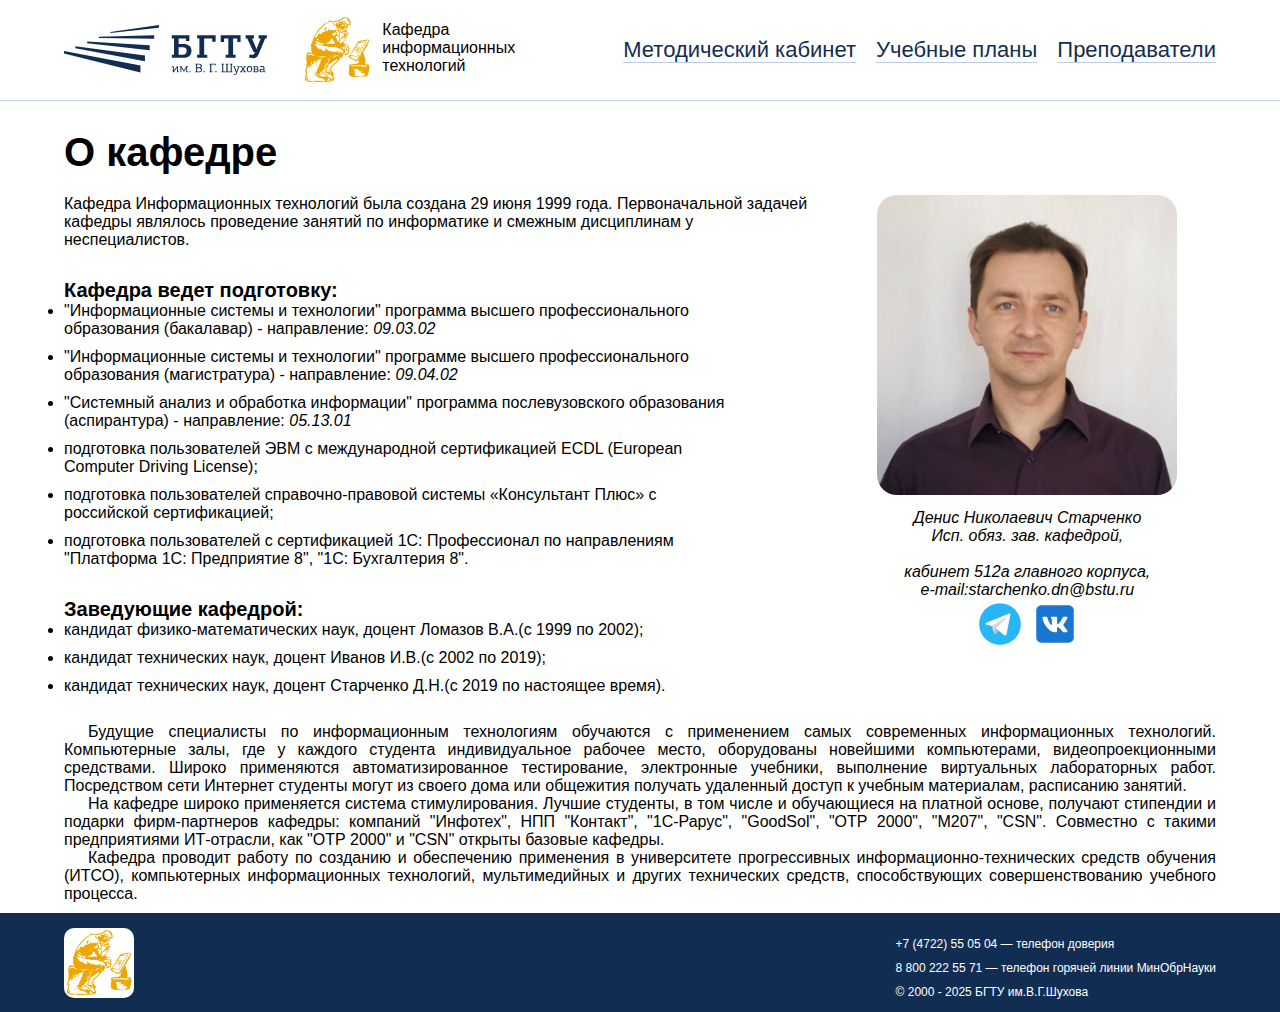
<file: src/index.html>
<!DOCTYPE html>
<html lang="ru">

<head>
    <meta charset="UTF-8" />
    <meta name="viewport" content="width=device-width, initial-scale=1.0" />
    <link rel="stylesheet" href="css/style.css" type="text/css"/>
    <title>Кафедра информационных технологий</title>
</head>

<body>
    <header>
        <div class="container">
            <div class="logo-bstu-it">
                <img src="icon/logo-bstu.svg" alt="" id="logo-bstu" />
                <div class="kafedra-it">
                    <a href="index.html" class="logo-link">
                        <img src="icon/logo.png" alt="" id="logo" />
                        <p>Кафедра информационных технологий</p>
                    </a>
                </div>
            </div>
            <nav>
                <ul>
                    <li><a href="metod.html" style="margin-left: 0px;">Методический кабинет</a></li>
                    <li><a href="plane.html">Учебные планы</a></li>
                    <li><a href="teacher.html">Преподаватели</a></li>
                </ul>
            </nav>
        </div>
    </header>
    <main>
        <div class="container">
            <h1>О кафедре</h1>
            <div class="flex-container">
                <div class="flex-item-left">
                    <p>
                        Кафедра Информационных технологий была создана 29 июня 1999 года. Первоначальной задачей кафедры являлось проведение занятий по информатике и смежным дисциплинам у неспециалистов.
                    </p>

                    <p class="p-spisok">Кафедра ведет подготовку:</p>
                    <ul>
                        <li>
                            "Информационные системы и технологии" программа высшего профессионального образования (бакалавар) - направление: <em>09.03.02</em>
                        </li>
                        <li>
                            "Информационные системы и технологии" программе высшего профессионального образования (магистратура) - направление: <em>09.04.02</em>
                        </li>
                        <li>
                            "Системный анализ и обработка информации" программа послевузовского образования (аспирантура) - направление: <em>05.13.01</em>
                        </li>
                        <li>
                            подготовка пользователей ЭВМ с международной сертификацией ECDL (European Computer Driving License);
                        </li>
                        <li>
                            подготовка пользователей справочно-правовой системы «Консультант Плюс» с российской сертификацией;
                        </li>
                        <li>
                            подготовка пользователей с сертификацией 1C: Профессионал по направлениям "Платформа 1C: Предприятие 8", "1C: Бухгалтерия 8".
                        </li>
                    </ul>

                    <p class="p-spisok">Заведующие кафедрой:</p>
                    <ul>
                        <li>
                            кандидат физико-математических наук, доцент Ломазов В.А.(с 1999 по 2002);
                        </li>
                        <li>
                            кандидат технических наук, доцент Иванов И.В.(с 2002 по 2019);
                        </li>
                        <li>
                            кандидат технических наук, доцент Старченко Д.Н.(с 2019 по настоящее время).
                        </li>
                    </ul>
                </div>
                <div class="flex-item-right">
                    <img src="img/starchenko.jpg" alt="" class="photo-teacher" />
                    <figcaption>
                        <p style="font-style: italic">Денис Николаевич Старченко</p>
                        <p>Исп. обяз. зав. кафедрой,</p>
                        <br />
                        <p>кабинет 512а главного корпуса,</p>
                        <p>e-mail:starchenko.dn@bstu.ru</p>
                        <a href="https://t.me/DenisNSt"><img src="icon/icon-telegram.svg" alt="" /></a>
                        <a href="https://vk.com/id2595825"><img src="icon/icon-vk.svg" alt="" /></a>
                    </figcaption>
                </div>
            </div>
            <div class="info-it">
                <br>
                <p>
                    Будущие специалисты по информационным технологиям обучаются с применением самых современных информационных технологий. Компьютерные залы, где у каждого студента индивидуальное рабочее место, оборудованы новейшими компьютерами, видеопроекционными средствами. Широко применяются автоматизированное тестирование, электронные учебники, выполнение виртуальных лабораторных работ. Посредством сети Интернет студенты могут из своего дома или общежития получать удаленный доступ к учебным материалам, расписанию занятий.
                </p>
                <p>
                    На кафедре широко применяется система стимулирования. Лучшие студенты, в том числе и обучающиеся на платной основе, получают стипендии и подарки фирм-партнеров кафедры: компаний "Инфотех", НПП "Контакт", "1С-Рарус", "GoodSol", "ОТР 2000", "М207", "CSN". Совместно с такими предприятиями ИТ-отрасли, как "ОТР 2000" и "CSN" открыты базовые кафедры.
                </p>
                <p>
                    Кафедра проводит работу по созданию и обеспечению применения в университете прогрессивных информационно-технических средств обучения (ИТСО), компьютерных информационных технологий, мультимедийных и других технических средств, способствующих совершенствованию учебного процесса.
                </p>
            </div>
        </div>
    </main>
    <footer>
        <div class="container">
            <a href="index.html" class="logo_a"><img src="icon/logo.png" alt="" id="logo" /></a>
            <ul>
                <li>+7 (4722) 55 05 04 — телефон доверия</li>
                <li>8 800 222 55 71 — телефон горячей линии МинОбрНауки</li>
                <li>&copy; 2000 - 2025 БГТУ им.В.Г.Шухова</li>
            </ul>
        </div>
    </footer>
</body>

</html>
</file>
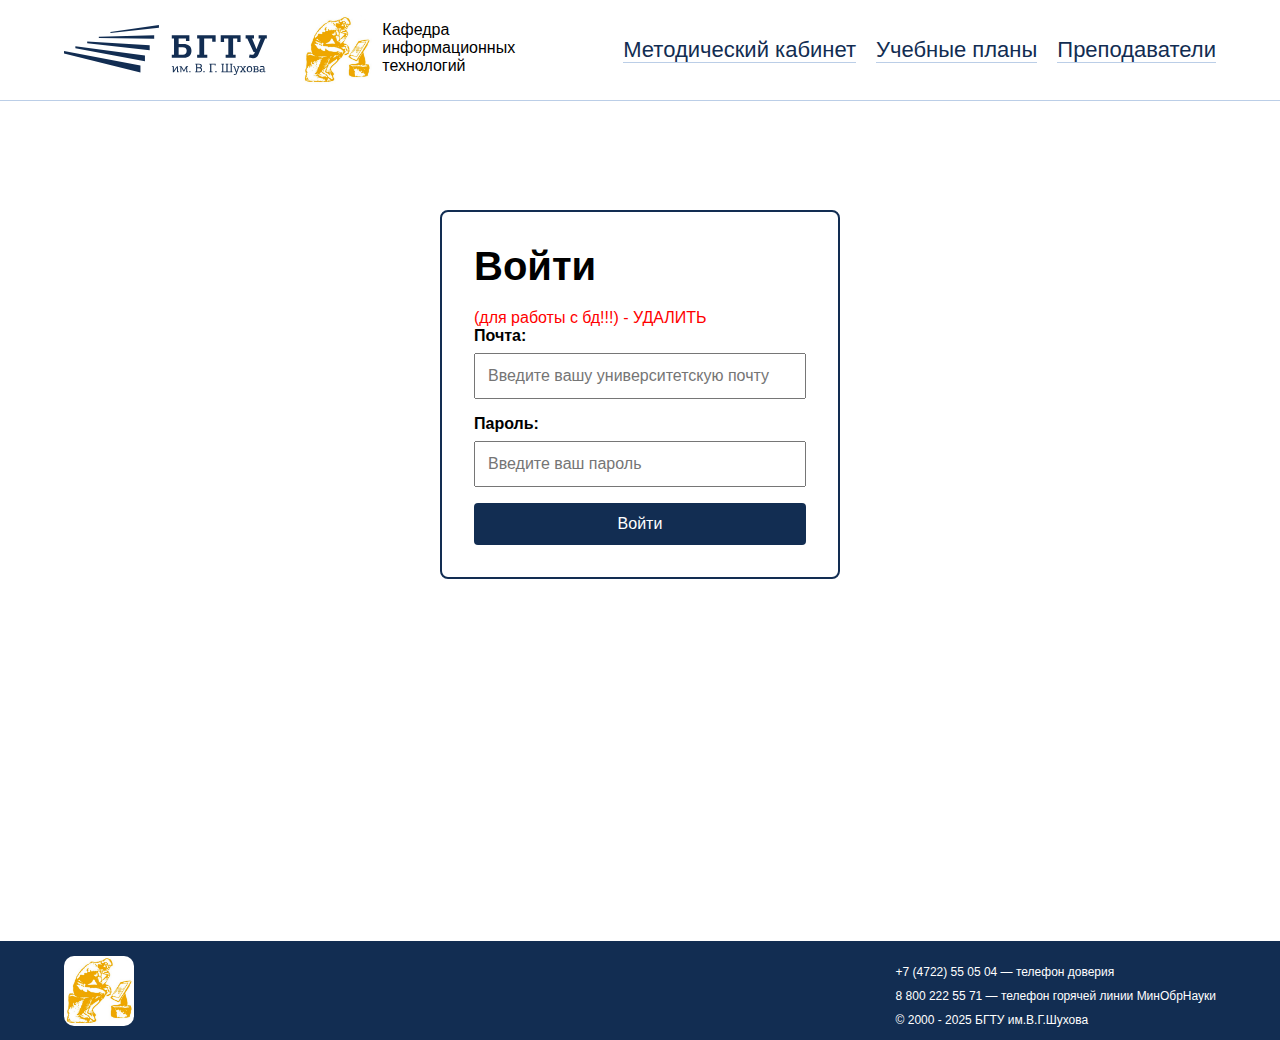
<file: src/metod.html>
<!DOCTYPE html>
<html lang="ru">

<head>
    <meta charset="UTF-8" />
    <meta name="viewport" content="width=device-width, initial-scale=1.0" />
    <link rel="stylesheet" href="css/style.css" type="text/css"/>
    <title>Кафедра информационных технологий</title>
</head>

<body>
    <header>
        <div class="container">
            <div class="logo-bstu-it">
                <img src="icon/logo-bstu.svg" alt="" id="logo-bstu" />
                <div class="kafedra-it">
                    <a href="index.html" class="logo-link">
                        <img src="icon/logo.png" alt="" id="logo" />
                        <p>Кафедра информационных технологий</p>
                    </a>
                </div>
            </div>
            <nav>
                <ul>
                    <li><a href="metod.html" style="margin-left: 0px;">Методический кабинет</a></li>
                    <li><a href="plane.html">Учебные планы</a></li>
                    <li><a href="teacher.html">Преподаватели</a></li>
                </ul>
            </nav>
        </div>
    </header>
    <main>
        <div class="container">
        <div class="login-container">
            <h1>Войти</h1>
            <span style="color: red;">(для работы с бд!!!) - УДАЛИТЬ</span>
            <form class="login-form">
                <label for="username">Почта:</label>
                <input type="text" name="username" required placeholder="Введите вашу университетскую почту">
        
                <label for="password">Пароль:</label>
                <input type="password" id="password" name="password" required placeholder="Введите ваш пароль">
        
                <button type="submit" class="btn">Войти</button>
            </form>
        </div>
        </div>
    </main>
    <footer>
        <div class="container">
            <a href="index.html" class="logo_a"><img src="icon/logo.png" alt="" id="logo" /></a>
            <ul>
                <li>+7 (4722) 55 05 04 — телефон доверия</li>
                <li>8 800 222 55 71 — телефон горячей линии МинОбрНауки</li>
                <li>&copy; 2000 - 2025 БГТУ им.В.Г.Шухова</li>
            </ul>
        </div>
    </footer>
</body>

</html>
</file>
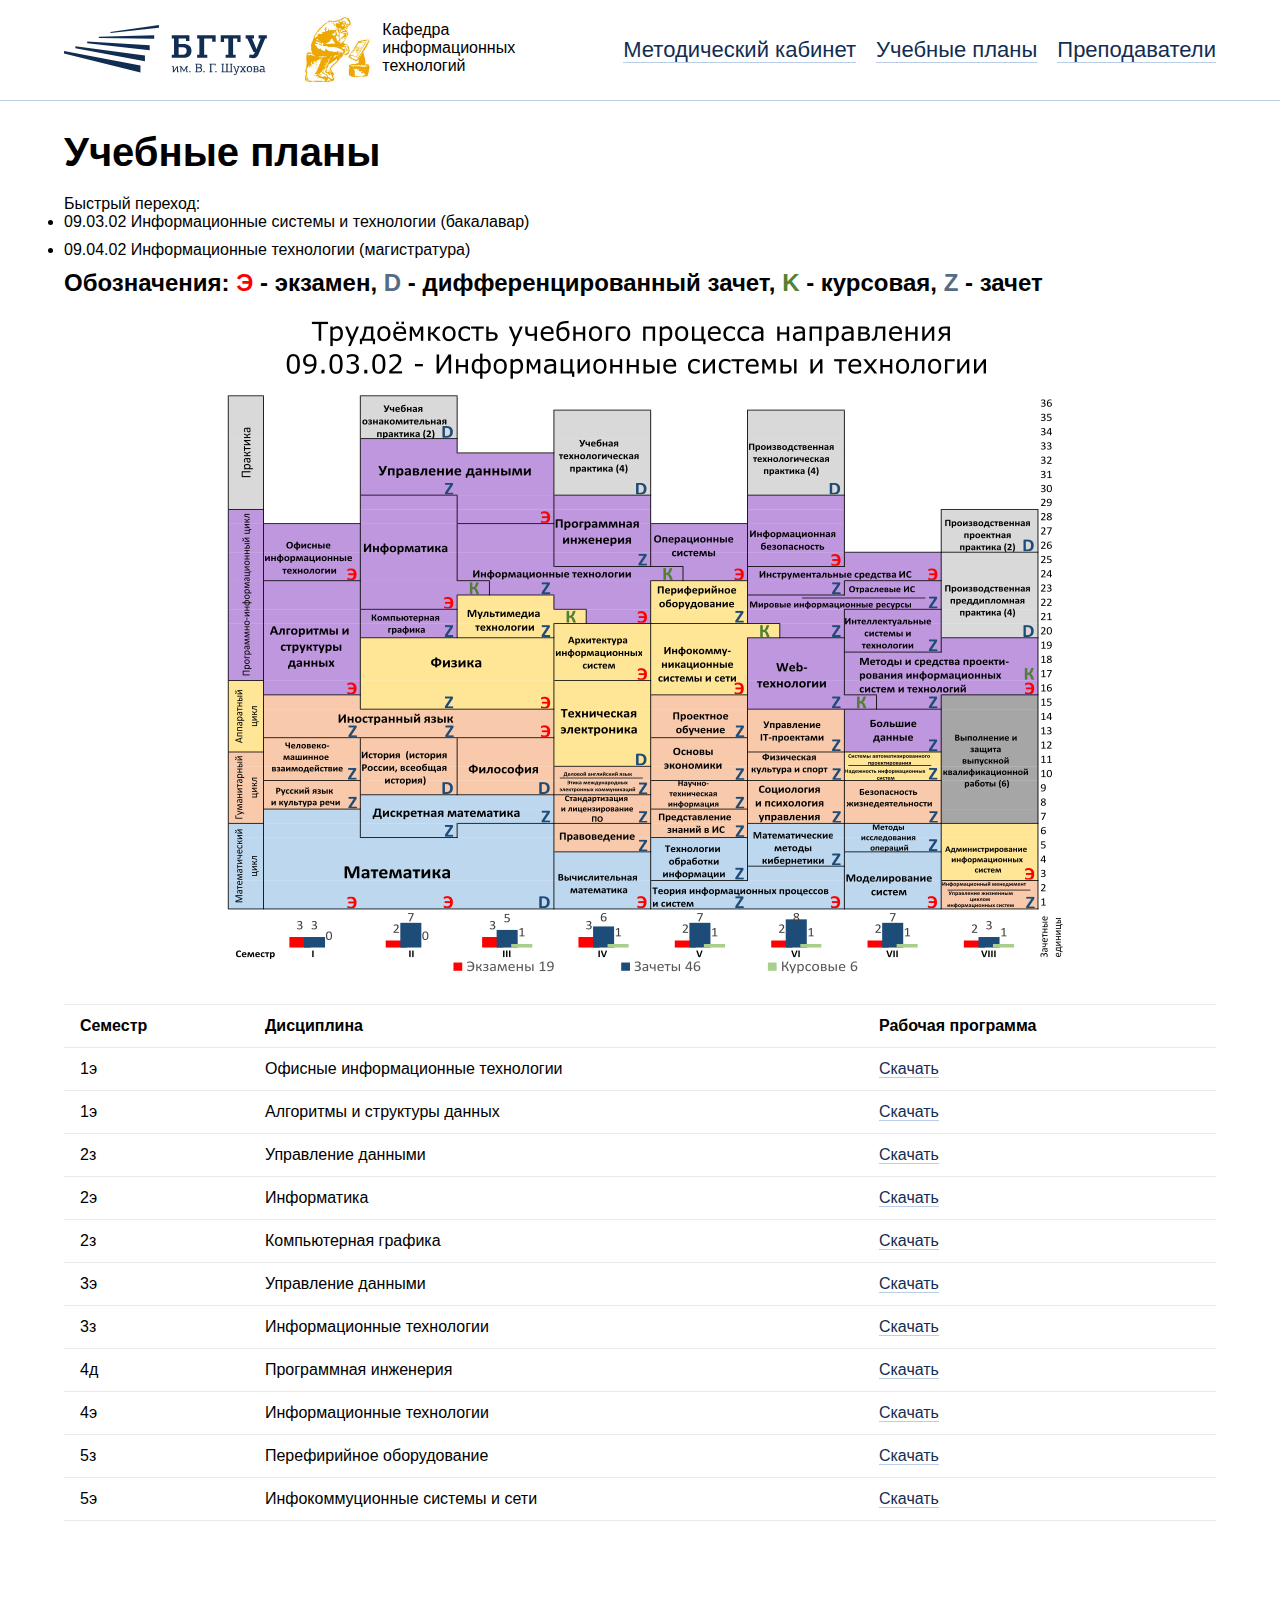
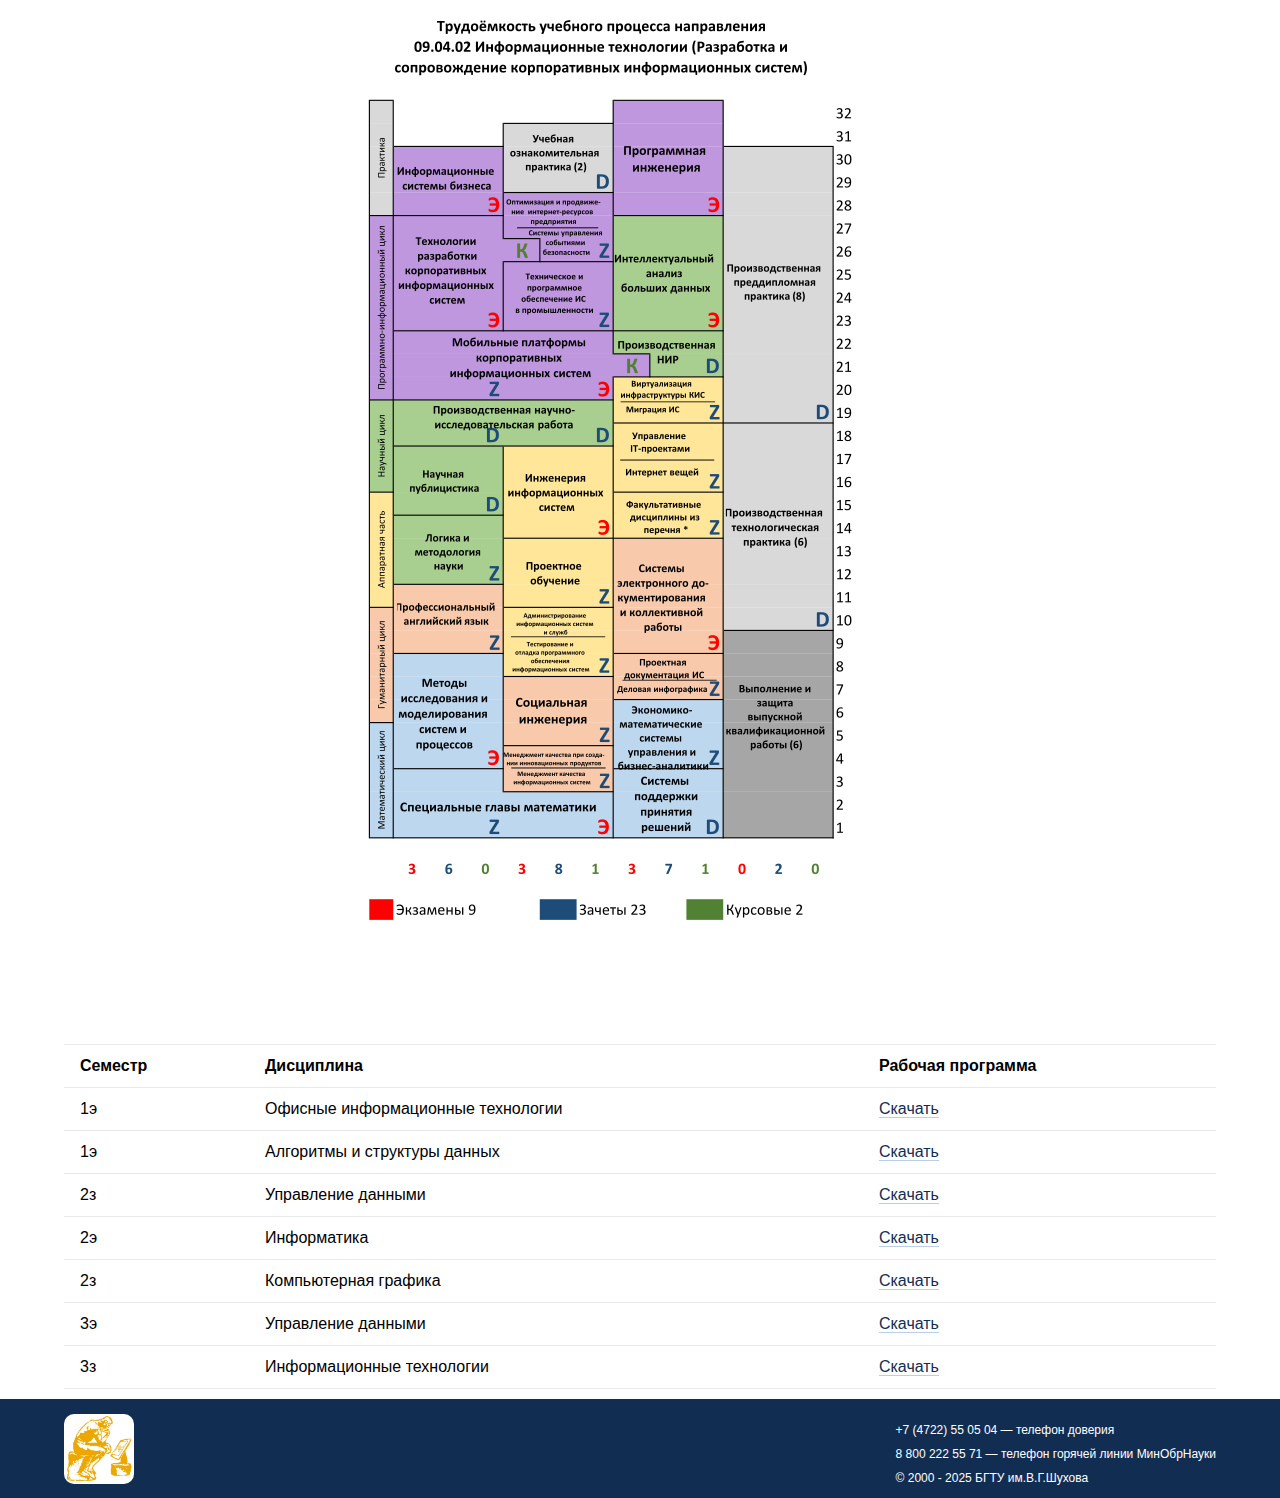
<file: src/plane.html>
<!DOCTYPE html>
<html lang="ru">

<head>
    <meta charset="UTF-8" />
    <meta name="viewport" content="width=device-width, initial-scale=1.0" />
    <link rel="stylesheet" href="css/style.css" type="text/css"/>
    <title>Кафедра информационных технологий</title>
</head>

<body>
    <header>
        <div class="container">
            <div class="logo-bstu-it">
                <img src="icon/logo-bstu.svg" alt="" id="logo-bstu" />
                <div class="kafedra-it">
                    <a href="index.html" class="logo-link">
                        <img src="icon/logo.png" alt="" id="logo" />
                        <p>Кафедра информационных технологий</p>
                    </a>
                </div>
            </div>
            <nav>
                <ul>
                    <li><a href="metod.html" style="margin-left: 0px;">Методический кабинет</a></li>
                    <li><a href="plane.html">Учебные планы</a></li>
                    <li><a href="teacher.html">Преподаватели</a></li>
                </ul>
            </nav>
        </div>
    </header>
    <main>
        <div class="container">
            <h1>Учебные планы</h1>
            <p>Быстрый переход:</p>
            <ul class="name-cours">
                <li><a href="#it">09.03.02 Информационные системы и технологии (бакалавар)</a></li>
                <li><a href="#it-m">09.04.02 Информационные технологии (магистратура)</a></li>
            </ul>
            <h2>Обозначения: <span style="color: red;">Э</span> - экзамен, 
                <span style="color: #566C85;">D</span> - дифференцированный зачет, 
                <span style="color: #548134;">K</span> - курсовая, 
                <span style="color: #566C85;">Z</span> - зачет</h2>
            <div class="plan">
            <a name="it"></a>
            <img src="img/plan_090302.png" alt="">
            <table class="table-lesson">
                <thead>
                <tr>
                    <td>Семестр</td>
                    <td>Дисциплина</td>
                    <td>Рабочая программа</td>
                </tr>
            </thead>
            <tbody>
                <tr>
                    <td>1э</td>
                    <td>Офисные информационные технологии</td>
                    <td><a href="">Скачать</a></td>
                </tr>
                <tr>
                    <td>1э</td>
                    <td>Алгоритмы и структуры данных</td>
                    <td><a href="">Скачать</a></td>
                </tr>
                <tr>
                    <td>2з</td>
                    <td>Управление данными</td>
                    <td><a href="">Скачать</a></td>
                </tr>
                <tr>
                    <td>2э</td>
                    <td>Информатика</td>
                    <td><a href="#">Скачать</a></td>
                </tr>
                <tr>
                    <td>2з</td>
                    <td>Компьютерная графика</td>
                    <td><a href="#">Скачать</a></td>
                </tr>
                <tr>
                    <td>3э</td>
                    <td>Управление данными</td>
                    <td><a href="#">Скачать</a></td>
                </tr>
                <tr>
                    <td>3з</td>
                    <td>Информационные технологии</td>
                    <td><a href="#">Скачать</a></td>
                </tr>
                <tr>
                    <td>4д</td>
                    <td>Программная инженерия</td>
                    <td><a href="#">Скачать</a></td>
                </tr>
                <tr>
                    <td>4э</td>
                    <td>Информационные технологии</td>
                    <td><a href="#">Скачать</a></td>
                </tr>
                <tr>
                    <td>5з</td>
                    <td>Перефирийное оборудование</td>
                    <td><a href="#">Скачать</a></td>
                </tr>
                <tr>
                    <td>5э</td>
                    <td>Инфокоммуционные системы и сети</td>
                    <td><a href="#">Скачать</a></td>
                </tr>
            </tbody>
            </table>
            <a name="it-m"></a>
            <img src="img/plan_090402.png" alt="">
            <table class="table-lesson">
                <thead>
                <tr>
                    <td>Семестр</td>
                    <td>Дисциплина</td>
                    <td>Рабочая программа</td>
                </tr>
            </thead>
            <tbody>
                <tr>
                    <td>1э</td>
                    <td>Офисные информационные технологии</td>
                    <td><a href="">Скачать</a></td>
                </tr>
                <tr>
                    <td>1э</td>
                    <td>Алгоритмы и структуры данных</td>
                    <td><a href="">Скачать</a></td>
                </tr>
                <tr>
                    <td>2з</td>
                    <td>Управление данными</td>
                    <td><a href="">Скачать</a></td>
                </tr>
                <tr>
                    <td>2э</td>
                    <td>Информатика</td>
                    <td><a href="#">Скачать</a></td>
                </tr>
                <tr>
                    <td>2з</td>
                    <td>Компьютерная графика</td>
                    <td><a href="#">Скачать</a></td>
                </tr>
                <tr>
                    <td>3э</td>
                    <td>Управление данными</td>
                    <td><a href="#">Скачать</a></td>
                </tr>
                <tr>
                    <td>3з</td>
                    <td>Информационные технологии</td>
                    <td><a href="#">Скачать</a></td>
                </tr>
                
            </tbody>
            </table>
        </div>
        </div>
    </main>
    <footer>
        <div class="container">
            <a href="index.html" class="logo_a"><img src="icon/logo.png" alt="" id="logo" /></a>
            <ul>
                <li>+7 (4722) 55 05 04 — телефон доверия</li>
                <li>8 800 222 55 71 — телефон горячей линии МинОбрНауки</li>
                <li>&copy; 2000 - 2025 БГТУ им.В.Г.Шухова</li>
            </ul>
        </div>
    </footer>
</body>

</html>
</file>
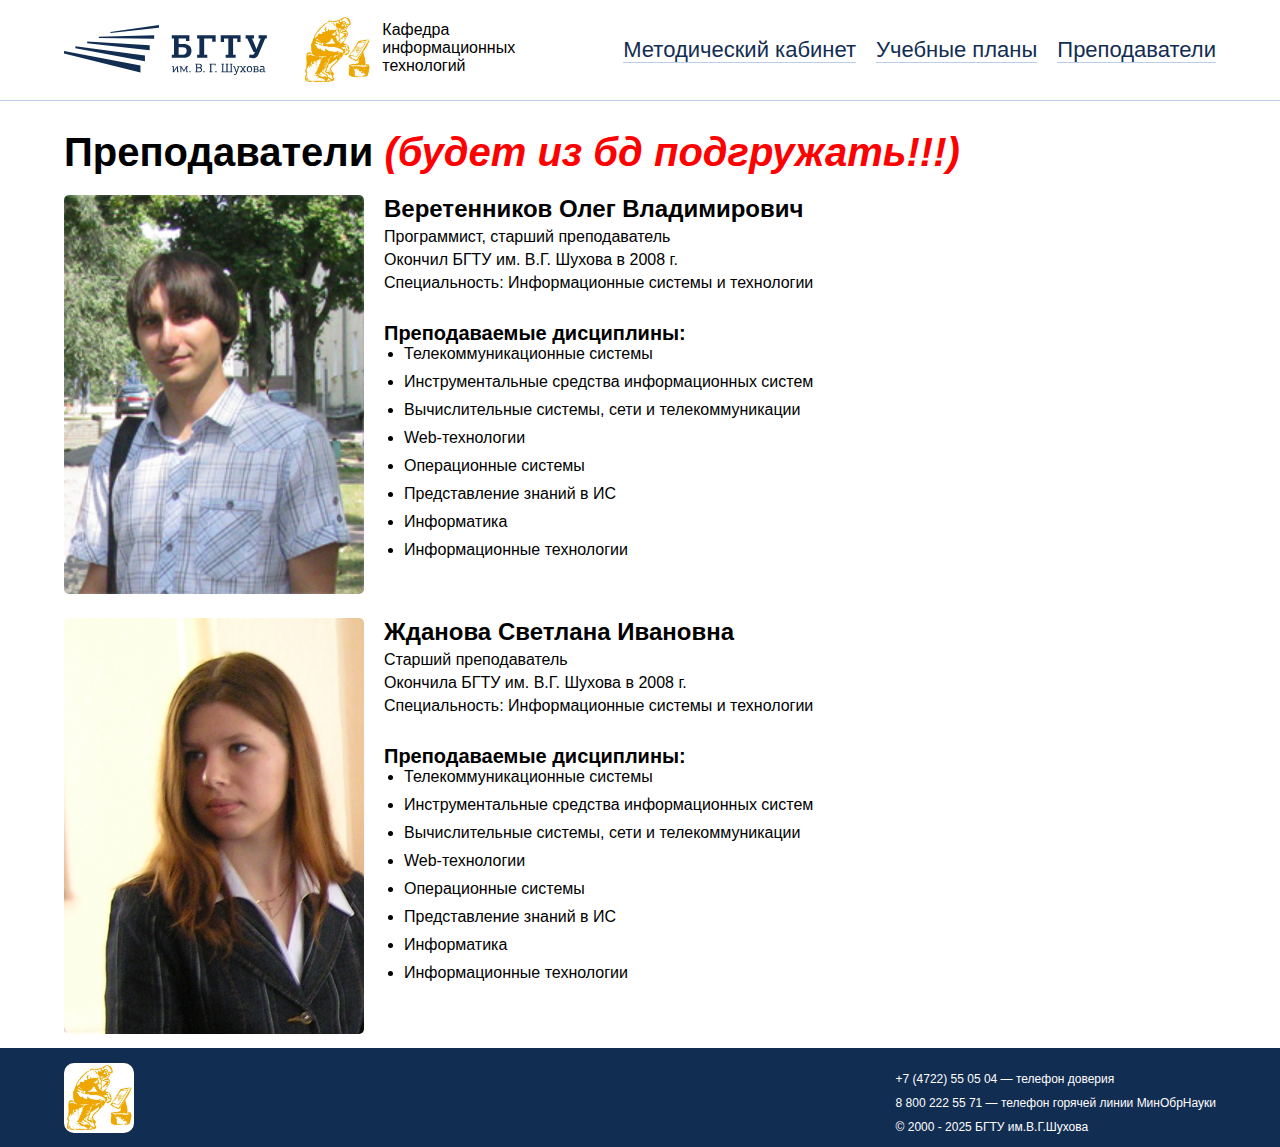
<file: src/teacher.html>
<!DOCTYPE html>
<html lang="ru">

<head>
    <meta charset="UTF-8" />
    <meta name="viewport" content="width=device-width, initial-scale=1.0" />
    <link rel="stylesheet" href="css/style.css" type="text/css"/>
    <title>Кафедра информационных технологий</title>
</head>

<body>
    <header>
        <div class="container">
            <div class="logo-bstu-it">
                <img src="icon/logo-bstu.svg" alt="" id="logo-bstu" />
                <div class="kafedra-it">
                    <a href="index.html" class="logo-link">
                        <img src="icon/logo.png" alt="" id="logo" />
                        <p>Кафедра информационных технологий</p>
                    </a>
                </div>
            </div>
            <nav>
                <ul>
                    <li><a href="metod.html" style="margin-left: 0px;">Методический кабинет</a></li>
                    <li><a href="plane.html">Учебные планы</a></li>
                    <li><a href="teacher.html">Преподаватели</a></li>
                </ul>
            </nav>
        </div>
    </header>
    <main>
        <div class="container">
            <h1>Преподаватели <em style="color: red;">(будет из бд подгружать!!!)</em></h1>
            <div class="teachers-list">
                <!-- Блок преподавателя 1 -->
                <div class="teacher-block">
                    <div class="teacher-photo">
                        <img src="img/weretennikov.jpg" alt="Веретенников Олег Владимирович" class="photo-teacher">
                    </div>
                    <div class="teacher-info">
                        <h2 class="name-teacher">Веретенников Олег Владимирович</h2>
                        <p class="about-teacher">Программист, старший преподаватель</p>
                        <p class="about-teacher">Окончил БГТУ им. В.Г. Шухова в 2008 г.</p>
                        <p class="about-teacher">Специальность: Информационные системы и технологии</p>
                        <p class="p-spisok">Преподаваемые дисциплины:</p>
                        <ul class="li-lesson-teacher">
                            <li>Телекоммуникационные системы</li>
                            <li>Инструментальные средства информационных систем</li>
                            <li>Вычислительные системы, сети и телекоммуникации</li>
                            <li>Web-технологии</li>
                            <li>Операционные системы</li>
                            <li>Представление знаний в ИС</li>
                            <li>Информатика</li>
                            <li>Информационные технологии</li>
                        </ul>
                    </div>
                </div>

                <!-- Блок преподавателя 2 -->
                <div class="teacher-block">
                    <div class="teacher-photo">
                        <img src="img/zhdanova.jpg" alt="Жданова Светлана Ивановна" class="photo-teacher">
                    </div>
                    <div class="teacher-info">
                        <h2 class="name-teacher">Жданова Светлана Ивановна</h2>
                        <p class="about-teacher">Старший преподаватель</p>
                        <p class="about-teacher">Окончила БГТУ им. В.Г. Шухова в 2008 г.</p>
                        <p class="about-teacher">Специальность: Информационные системы и технологии</p>
                        <p class="p-spisok">Преподаваемые дисциплины:</p>
                        <ul class="li-lesson-teacher">
                            <li>Телекоммуникационные системы</li>
                            <li>Инструментальные средства информационных систем</li>
                            <li>Вычислительные системы, сети и телекоммуникации</li>
                            <li>Web-технологии</li>
                            <li>Операционные системы</li>
                            <li>Представление знаний в ИС</li>
                            <li>Информатика</li>
                            <li>Информационные технологии</li>
                        </ul>
                    </div>
                </div>
            </div>
        </div>
    </main>
    <footer>
        <div class="container">
            <a href="index.html" class="logo_a"><img src="icon/logo.png" alt="" id="logo" /></a>
            <ul>
                <li>+7 (4722) 55 05 04 — телефон доверия</li>
                <li>8 800 222 55 71 — телефон горячей линии МинОбрНауки</li>
                <li>&copy; 2000 - 2025 БГТУ им.В.Г.Шухова</li>
            </ul>
        </div>
    </footer>
</body>

</html>
</file>
<file: src/css/style.css>
* {
    margin: 0;
    padding: 0;
    box-sizing: border-box;
    /* Добавлено для более удобного управления размерами элементов */
    font-family: Arial, Helvetica, sans-serif;
}

a {
    text-decoration: none;
    /* Убрать подчеркивание ссылок */

    color: black;
    /* Добавлен цвет текста по умолчанию */
}

header {
    width: 100%;
    background-color: #ffffff;
    display: flex;
    justify-content: center;
    position: fixed;
    top: 0;
    /* Фиксированное положение шапки */
    z-index: 1000;
    /* Чтобы шапка была поверх других элементов */
    border-bottom: 1px solid #bbcee7;
}

header .container {
    width: 90%;
    max-width: 1200px;
    display: flex;
    justify-content: space-between;
    align-items: center;
    /* Выровнять элементы по вертикали */
    padding: 10px 0;
    /* Добавлен отступ сверху и снизу */
}

#logo {
    width: 70px;
    height: auto;
    margin-top: 5px;
    border-radius: 10px;
    /* Добавлен скругленный угол */
    margin-right: 10px;
}

.logo-bstu-it {
    display: flex;
    justify-content: center;
    align-items: center;
    width: 470px;
}

#logo-bstu {
    width: auto;
    height: 50px;
    margin-right: 30px;
}

.logo-link {
    display: flex;
    justify-content: center;
    align-items: center;
    padding-left: 5px;
    padding-bottom: 5px;
}

.kafedra-it {
    display: flex;
    justify-content: center;
    align-items: center;


}

.kafedra-it p:hover {
        color: #7ACEEF;
}

nav {
    display: flex;
    justify-content: center;
    align-items: center;
}

nav ul {
    list-style: none;
    /* Убрать маркеры списка */
    display: flex;
    /* Разместить элементы в строку */
}

nav li a {
    font-size: 22px;
    /* Уменьшено значение шрифта для лучшей адаптивности */
    margin-left: 20px;
    /* Отступ между пунктами меню */
    color: #122d52;
    /* Цвет текста ссылок */
    border-bottom: 1px solid #bbcee7;
}


nav a:hover {
    color: #7ACEEF;
}


main {
    display: flex;
    width: 100%;
    background-color: white;
    justify-content: center;
    font-size: 16px;
}

main li {
    margin-bottom: 10px;
    margin-right: 10%;
}

main .td-left p {
    margin-bottom: 20px;
    margin-right: 10%;
}

main .td-left p {
    text-indent: 1.5em;
    /* Отступ первой строки */
    text-align: justify;
    /* Выравнивание по ширине */
}

main .container {
    margin-top: 130px;
    width: 90%;
    max-width: 1200px;
    /* display: flex; */
    /* justify-content: space-between; */
    align-items: center;
    /* Выровнять элементы по вертикали */
}


table {
    border-left: 0;

}

.plan img {
    display: block;
    /* Чтобы изображения занимали всю ширину контейнера */
    margin: 0 auto;
}

.photo-teacher {
    width: 300px;
    height: auto;
    border-radius: 20px;
}

main td {
    vertical-align: top;
}

.td-center {
    text-align: center;
}

td ul {
    padding-left: 15px;
}



.table-teacher {
    width: 100%;
}

.td-teacher {
    display: flex;
    justify-content: center;
    align-items: center;
}



figcaption a {
    img {
        height: auto;
        width: 50px;

    }
}

.p-spisok {
    margin-top: 30px;
    font-size: 20px;
    font-weight: bold;
    margin-bottom: 0px;
}

h1 {
    font-size: 40px;
    margin-bottom: 20px;
}

.info-it {
    text-indent: 1.5em;
    /* Отступ первой строки */
    text-align: justify;
    /* Выравнивание по ширине */
}

/* Стили для контейнера входа */
.login-container {
    max-width: 400px;
    margin: 0 auto;
    margin-top: 5em;
    padding: 2rem;
    background-color: #fff;
    border: 2px solid #122d52;
    border-radius: 8px;
    margin-bottom: 22em;
}

.login-form {
    display: flex;
    flex-direction: column;
}

.login-form label {
    margin-bottom: 0.5rem;
    font-weight: bold;
}

.login-form input {
    margin-bottom: 1rem;
    padding: 0.75rem;
    font-size: 1rem;
}

.btn {
    padding: 0.75rem;
    font-size: 1rem;
    background-color: #122d52;
    color: #fff;
    border: none;
    border-radius: 4px;
    cursor: pointer;
}

.btn:hover {
    background-color: #7ACEEF;
}

footer {
    position: static;
    bottom: 0;
    /* Прикрепляем футер к нижней части wrapper */
    width: 100%;
    margin-top: 10px;
    background-color: #122D52;
    justify-content: center;
    display: flex;
}

footer .container {
    width: 90%;
    max-width: 1200px;
    display: flex;
    justify-content: space-between;
    align-items: center;
    /* Выровнять элементы по вертикали */
    padding: 10px 0;
    /* Добавлен отступ сверху и снизу */
}

footer li {
    list-style: none;
    /* Убрать маркеры списка */
    color: white;
    font-size: 12px;
    margin-top: 10px;
}


.flex-container {
    display: flex;
    gap: 20px;
}

.flex-item-left {
    flex: 2;
}

.flex-item-right {
    flex: 1;
    text-align: center;
}

figcaption {
    margin-top: 10px;
    font-style: italic;
}


.teachers-list {
    display: flex;
    flex-direction: column;
    gap: 20px;
}

.teacher-block {
    display: flex;
    align-items: flex-start;
    /* Выравнивание по верхней части */
    gap: 20px;
}

.teacher-photo img {
    width: 300px;
    height: auto;
    border-radius: 5px;
}

.teacher-info {
    flex: 1;
    /* Занимает все доступное пространство */
}

.name-teacher {
    margin-top: 0;
}

.about-teacher {
    margin: 5px 0;
}

.li-lesson-teacher {
    padding-left: 20px;
}

.table-lesson {
    width: 100%;
    border-collapse: collapse;
}

.table-lesson td {
    padding: 12px 16px;
}

.table-lesson thead tr {
    font-weight: bold;
    border-top: 1px solid #e8e9eb;
}

.table-lesson tr {
    border-bottom: 1px solid #e8e9eb;
}

.table-lesson tbody tr:hover {
    background: #e8f6ff;
}

.table-lesson a {
    color: #122d52;
    /* Цвет текста ссылок */
    border-bottom: 1px solid #bbcee7;
}


.table-lesson a:hover {
color: #7ACEEF;
}
</file>
